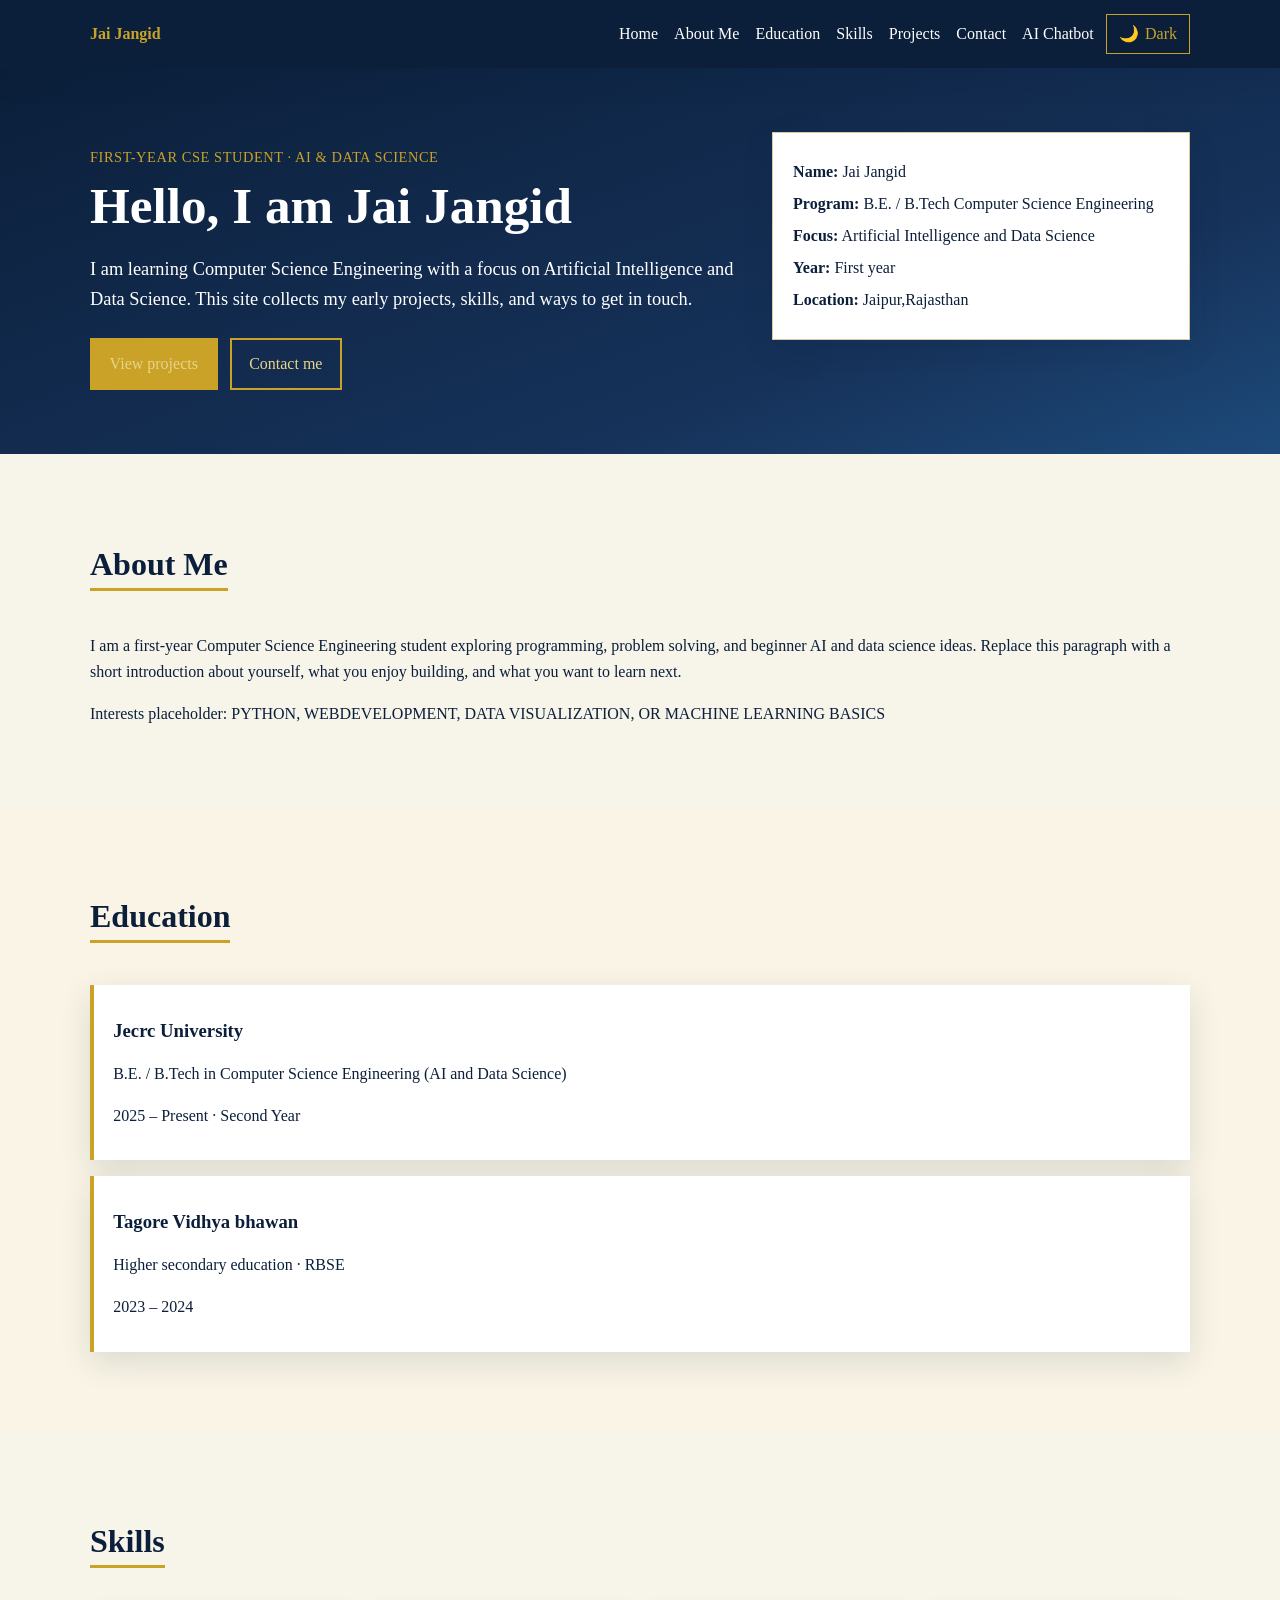
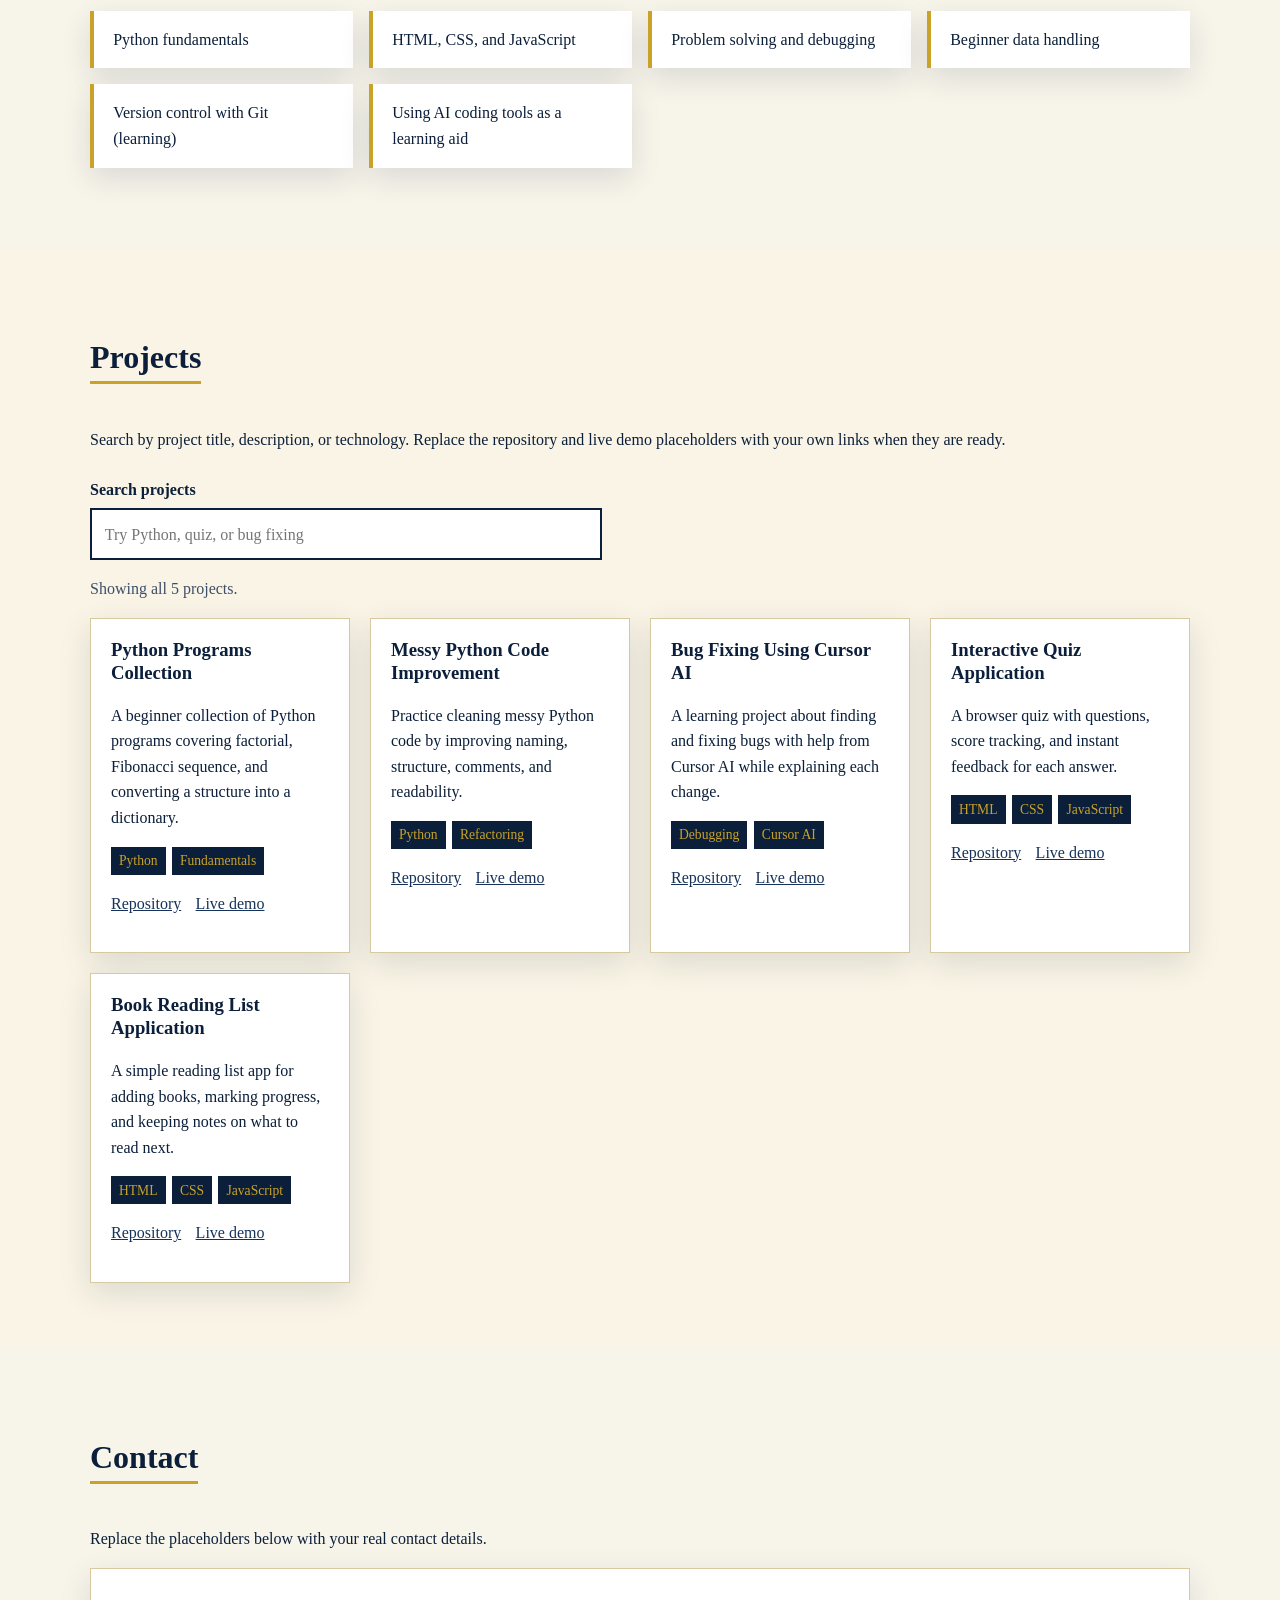
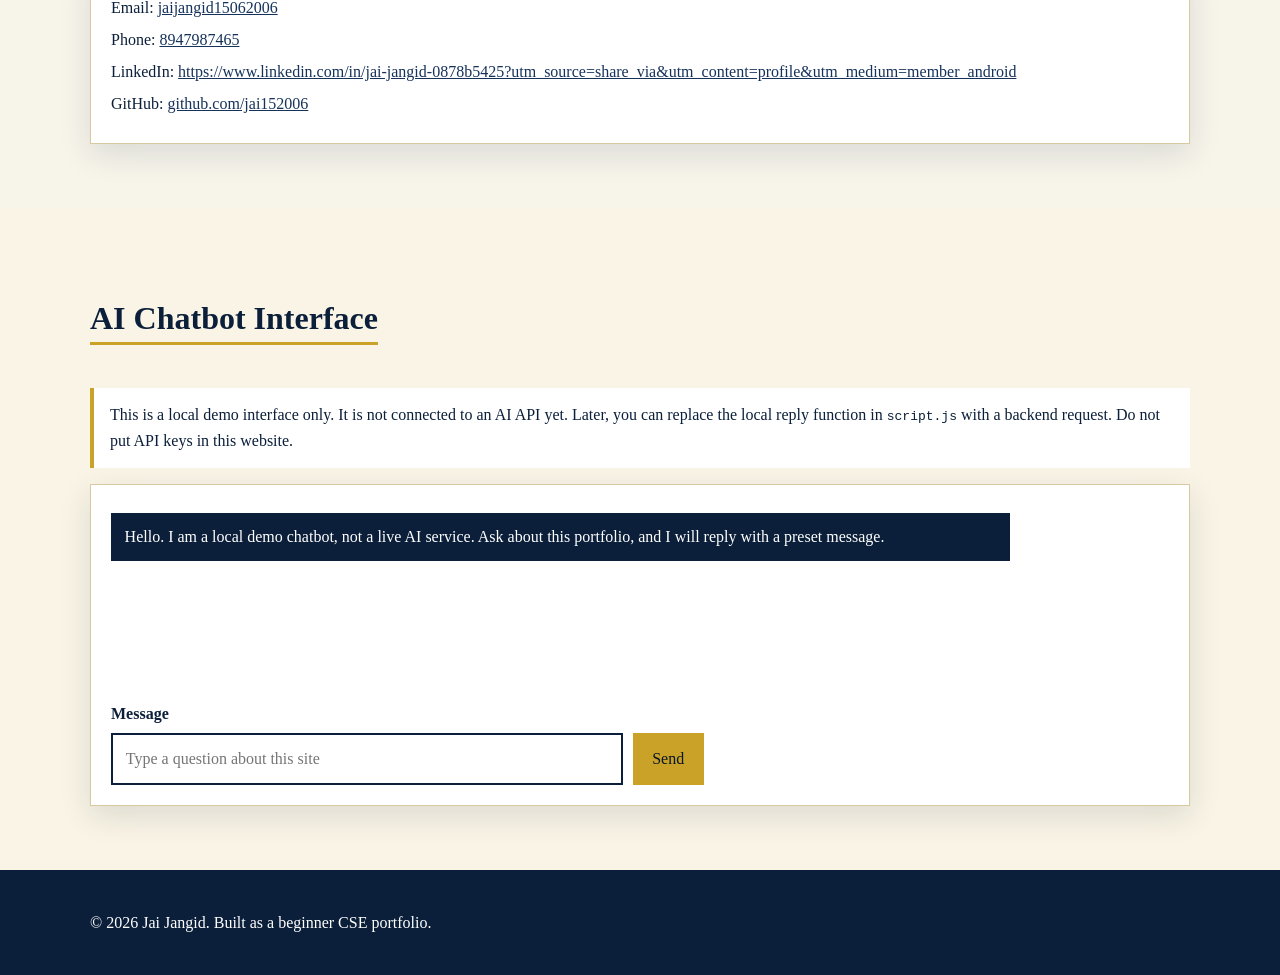
<file: index.html>
<!DOCTYPE html>
<html lang="en">
  <head>
    <meta charset="UTF-8" />
    <meta name="viewport" content="width=device-width, initial-scale=1.0" />
    <meta
      name="description"
      content="Personal portfolio of a first-year Computer Science Engineering student specializing in AI and Data Science."
    />
    <title>Jai Jangid | CSE Portfolio</title>
    <link rel="stylesheet" href="style.css" />
  </head>
  <body>
    <a class="skip-link" href="#main">Skip to main content</a>

    <header class="site-header">
      <div class="header-inner">
        <a class="logo" href="#home">Jai Jangid</a>

        <button
          id="nav-toggle"
          class="nav-toggle"
          type="button"
          aria-controls="primary-nav"
          aria-expanded="false"
          aria-label="Open menu"
          onclick="togglePrimaryNav()"
        >
          <span class="nav-toggle-bar" aria-hidden="true"></span>
          <span class="nav-toggle-bar" aria-hidden="true"></span>
          <span class="nav-toggle-bar" aria-hidden="true"></span>
        </button>

        <nav id="primary-nav" class="primary-nav" aria-label="Primary">
          <ul>
            <li><a href="#home">Home</a></li>
            <li><a href="#about">About Me</a></li>
            <li><a href="#education">Education</a></li>
            <li><a href="#skills">Skills</a></li>
            <li><a href="#projects">Projects</a></li>
            <li><a href="#contact">Contact</a></li>
            <li><a href="#chatbot">AI Chatbot</a></li>
          </ul>
        </nav>

        <button
          id="theme-toggle"
          class="theme-toggle"
          type="button"
          aria-pressed="false"
          aria-label="Switch to dark mode"
        >
          <span class="theme-toggle-icon" aria-hidden="true">🌙</span>
          <span class="theme-toggle-text">Dark</span>
        </button>
      </div>
    </header>

    <main id="main">
      <section id="home" class="hero" aria-labelledby="home-heading">
        <div class="container hero-grid">
          <div>
            <p class="eyebrow">First-Year CSE Student · AI &amp; Data Science</p>
            <h1 id="home-heading">Hello, I am Jai Jangid</h1>
            <p class="lead">
              I am learning Computer Science Engineering with a focus on Artificial
              Intelligence and Data Science. This site collects my early projects,
              skills, and ways to get in touch.
            </p>
            <div class="hero-actions">
              <a class="button button-primary" href="#projects">View projects</a>
              <a class="button button-secondary" href="#contact">Contact me</a>
            </div>
          </div>
          <aside class="hero-card" aria-label="Quick profile">
            <p><strong>Name:</strong> Jai Jangid</p>
            <p><strong>Program:</strong> B.E. / B.Tech Computer Science Engineering</p>
            <p><strong>Focus:</strong> Artificial Intelligence and Data Science</p>
            <p><strong>Year:</strong> First year</p>
            <p><strong>Location:</strong> Jaipur,Rajasthan</p>
          </aside>
        </div>
      </section>

      <section id="about" class="section" aria-labelledby="about-heading">
        <div class="container">
          <h2 id="about-heading">About Me</h2>
          <p>
            I am a first-year Computer Science Engineering student exploring
            programming, problem solving, and beginner AI and data science ideas.
            Replace this paragraph with a short introduction about yourself,
            what you enjoy building, and what you want to learn next.
          </p>
          <p>
            Interests placeholder: PYTHON, WEBDEVELOPMENT, DATA VISUALIZATION, OR MACHINE LEARNING BASICS
          </p>
        </div>
      </section>

      <section id="education" class="section section-alt" aria-labelledby="education-heading">
        <div class="container">
          <h2 id="education-heading">Education</h2>
          <ul class="timeline">
            <li>
              <h3>Jecrc University</h3>
              <p>B.E. / B.Tech in Computer Science Engineering (AI and Data Science)</p>
              <p><time datetime="2026">2025</time> – Present · Second Year</p>
            </li>
            <li>
              <h3>Tagore Vidhya bhawan</h3>
              <p>Higher secondary education · RBSE</p>
              <p><time datetime="2024">2023</time> – <time datetime="2026">2024</time></p>
            </li>
          </ul>
        </div>
      </section>

      <section id="skills" class="section" aria-labelledby="skills-heading">
        <div class="container">
          <h2 id="skills-heading">Skills</h2>
          <ul class="skill-list">
            <li>Python fundamentals</li>
            <li>HTML, CSS, and JavaScript</li>
            <li>Problem solving and debugging</li>
            <li>Beginner data handling</li>
            <li>Version control with Git (learning)</li>
            <li>Using AI coding tools as a learning aid</li>
          </ul>
        </div>
      </section>

      <section id="projects" class="section section-alt" aria-labelledby="projects-heading">
        <div class="container">
          <h2 id="projects-heading">Projects</h2>
          <p>
            Search by project title, description, or technology. Replace the
            repository and live demo placeholders with your own links when they
            are ready.
          </p>

          <div class="search-bar">
            <label for="project-search">Search projects</label>
            <input
              id="project-search"
              type="search"
              name="project-search"
              placeholder="Try Python, quiz, or bug fixing"
              autocomplete="off"
            />
          </div>

          <p id="search-status" class="search-status" role="status" aria-live="polite"></p>

          <div id="project-grid" class="project-grid">
            <article class="project-card" data-title="Python Programs Collection" data-description="A beginner collection of Python programs covering factorial, Fibonacci sequence, and converting a structure into a dictionary." data-tech="python factorial fibonacci dictionary data structures">
              <h3>Python Programs Collection</h3>
              <p>
                A beginner collection of Python programs covering factorial,
                Fibonacci sequence, and converting a structure into a dictionary.
              </p>
              <p class="tech"><span>Python</span><span>Fundamentals</span></p>
              <p class="project-links">
                <a href="https://github.com/jai152006/Python_Program">Repository</a>
                <a href="[ADD YOUR LIVE APP URL]">Live demo</a>
              </p>
            </article>

            <article class="project-card" data-title="Messy Python Code Improvement" data-description="Practice cleaning messy Python code by improving naming, structure, comments, and readability." data-tech="python refactoring code quality readability">
              <h3>Messy Python Code Improvement</h3>
              <p>
                Practice cleaning messy Python code by improving naming,
                structure, comments, and readability.
              </p>
              <p class="tech"><span>Python</span><span>Refactoring</span></p>
              <p class="project-links">
                <a href="https://github.com/jai152006/Messy_Python">Repository</a>
                <a href="[ADD YOUR LIVE APP URL]">Live demo</a>
              </p>
            </article>

            <article class="project-card" data-title="Bug Fixing Using Cursor AI" data-description="A learning project about finding and fixing bugs with help from Cursor AI while explaining each change." data-tech="debugging cursor ai python javascript">
              <h3>Bug Fixing Using Cursor AI</h3>
              <p>
                A learning project about finding and fixing bugs with help from
                Cursor AI while explaining each change.
              </p>
              <p class="tech"><span>Debugging</span><span>Cursor AI</span></p>
              <p class="project-links">
                <a href="https://github.com/jai152006/Bug_Fixing">Repository</a>
                <a href="[ADD YOUR LIVE APP URL]">Live demo</a>
              </p>
            </article>

            <article class="project-card" data-title="Interactive Quiz Application" data-description="A browser quiz with questions, score tracking, and instant feedback for each answer." data-tech="html css javascript quiz frontend">
              <h3>Interactive Quiz Application</h3>
              <p>
                A browser quiz with questions, score tracking, and instant
                feedback for each answer.
              </p>
              <p class="tech"><span>HTML</span><span>CSS</span><span>JavaScript</span></p>
              <p class="project-links">
                <a href="https://github.com/jai152006/Quiz_application" target="_blank" rel="noopener noreferrer">Repository</a>
                <a href="[ADD YOUR LIVE APP URL]">Live demo</a>
              </p>
            </article>

            <article class="project-card" data-title="Book Reading List Application" data-description="A simple reading list app for adding books, marking progress, and keeping notes on what to read next." data-tech="html css javascript books reading list">
              <h3>Book Reading List Application</h3>
              <p>
                A simple reading list app for adding books, marking progress, and
                keeping notes on what to read next.
              </p>
              <p class="tech"><span>HTML</span><span>CSS</span><span>JavaScript</span></p>
              <p class="project-links">
                <a href="https://github.com/jai152006/Book_reading_list">Repository</a>
                <a href="[ADD YOUR LIVE APP URL]">Live demo</a>
              </p>
            </article>
          </div>

          <p id="no-results" class="empty-state" hidden>
            No projects match that search. Try another title, description word,
            or technology such as Python or JavaScript.
          </p>
        </div>
      </section>

      <section id="contact" class="section" aria-labelledby="contact-heading">
        <div class="container">
          <h2 id="contact-heading">Contact</h2>
          <p>Replace the placeholders below with your real contact details.</p>
          <address class="contact-card">
            <p>Email: <a href="mailto:[YOUR EMAIL ADDRESS]">jaijangid15062006</a></p>
            <p>Phone: <a href="tel:[YOUR PHONE NUMBER]">8947987465</a></p>
            <p>LinkedIn: <a href="[ADD YOUR LINKEDIN URL]">https://www.linkedin.com/in/jai-jangid-0878b5425?utm_source=share_via&utm_content=profile&utm_medium=member_android</a></p>
            <p>GitHub: <a href="https://github.com/jai152006" target="_blank" rel="noopener noreferrer">github.com/jai152006</a></p>
          </address>
        </div>
      </section>

      <section id="chatbot" class="section section-alt" aria-labelledby="chatbot-heading">
        <div class="container">
          <h2 id="chatbot-heading">AI Chatbot Interface</h2>
          <p class="chatbot-note">
            This is a local demo interface only. It is not connected to an AI
            API yet. Later, you can replace the local reply function in
            <code>script.js</code> with a backend request. Do not put API keys
            in this website.
          </p>

          <div class="chatbot" aria-label="Demo chatbot">
            <div id="chat-log" class="chat-log" role="log" aria-live="polite" aria-relevant="additions">
              <p class="chat-bubble bot">
                Hello. I am a local demo chatbot, not a live AI service. Ask
                about this portfolio, and I will reply with a preset message.
              </p>
            </div>
            <form id="chat-form" class="chat-form">
              <label for="chat-input">Message</label>
              <div class="chat-row">
                <input
                  id="chat-input"
                  type="text"
                  name="message"
                  autocomplete="off"
                  placeholder="Type a question about this site"
                />
                <button class="button button-primary" type="submit">Send</button>
              </div>
            </form>
          </div>
        </div>
      </section>
    </main>

    <footer class="site-footer">
      <div class="container">
        <p>&copy; <span id="year"></span> Jai Jangid. Built as a beginner CSE portfolio.</p>
      </div>
    </footer>

    <script src="script.js"></script>
  </body>
</html>
</file>
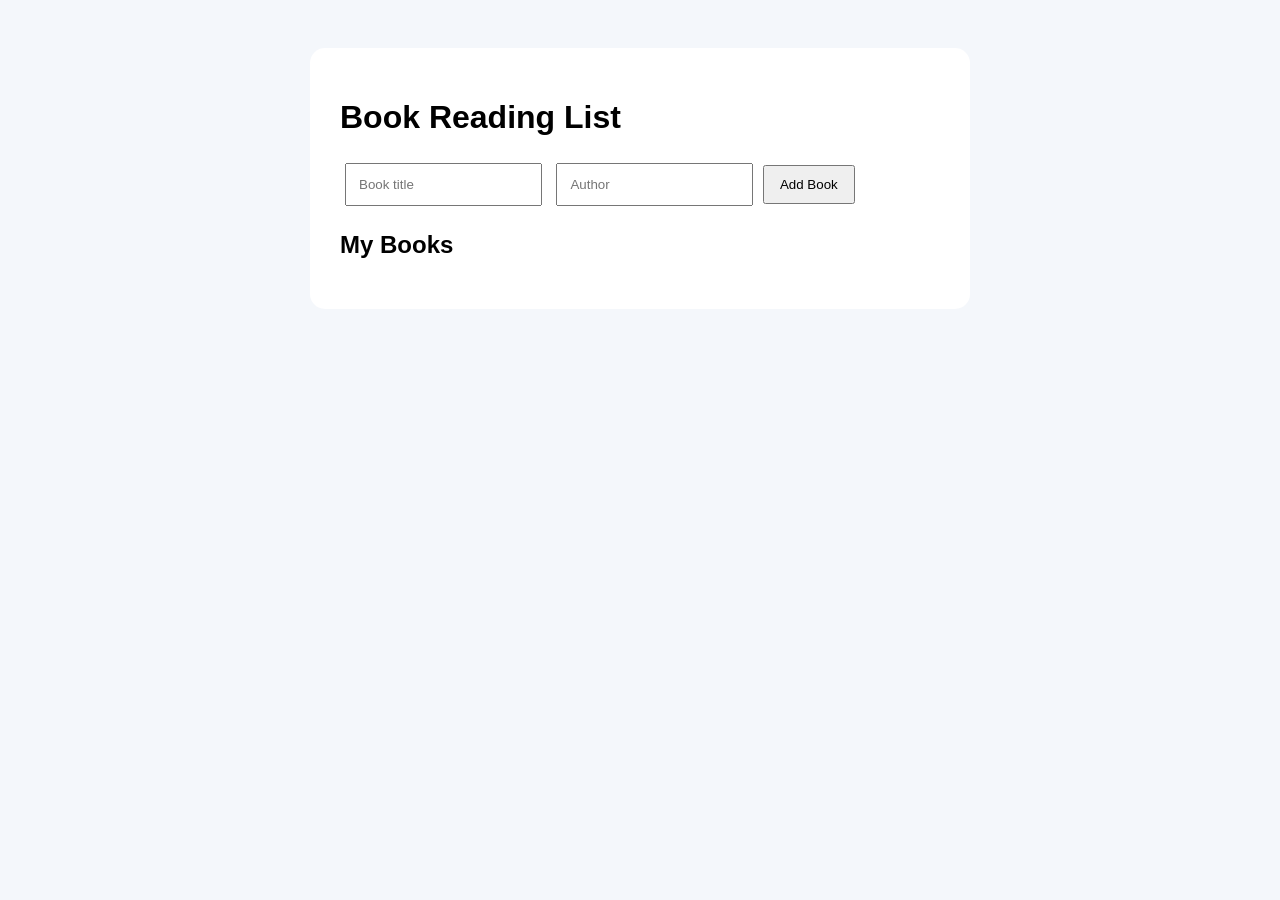
<file: Book Reading List/index.html>
<!DOCTYPE html>
<html>
<head>
    <title>Book Reading List</title>
    <link rel="stylesheet" href="style.css">
</head>

<body>

<div class="container">

    <h1>Book Reading List</h1>

    <input id="bookTitle" placeholder="Book title">

    <input id="author" placeholder="Author">

    <button onclick="addBook()">Add Book</button>

    <h2>My Books</h2>

    <ul id="bookList"></ul>

</div>

<script src="script.js"></script>

</body>
</html>
</file>
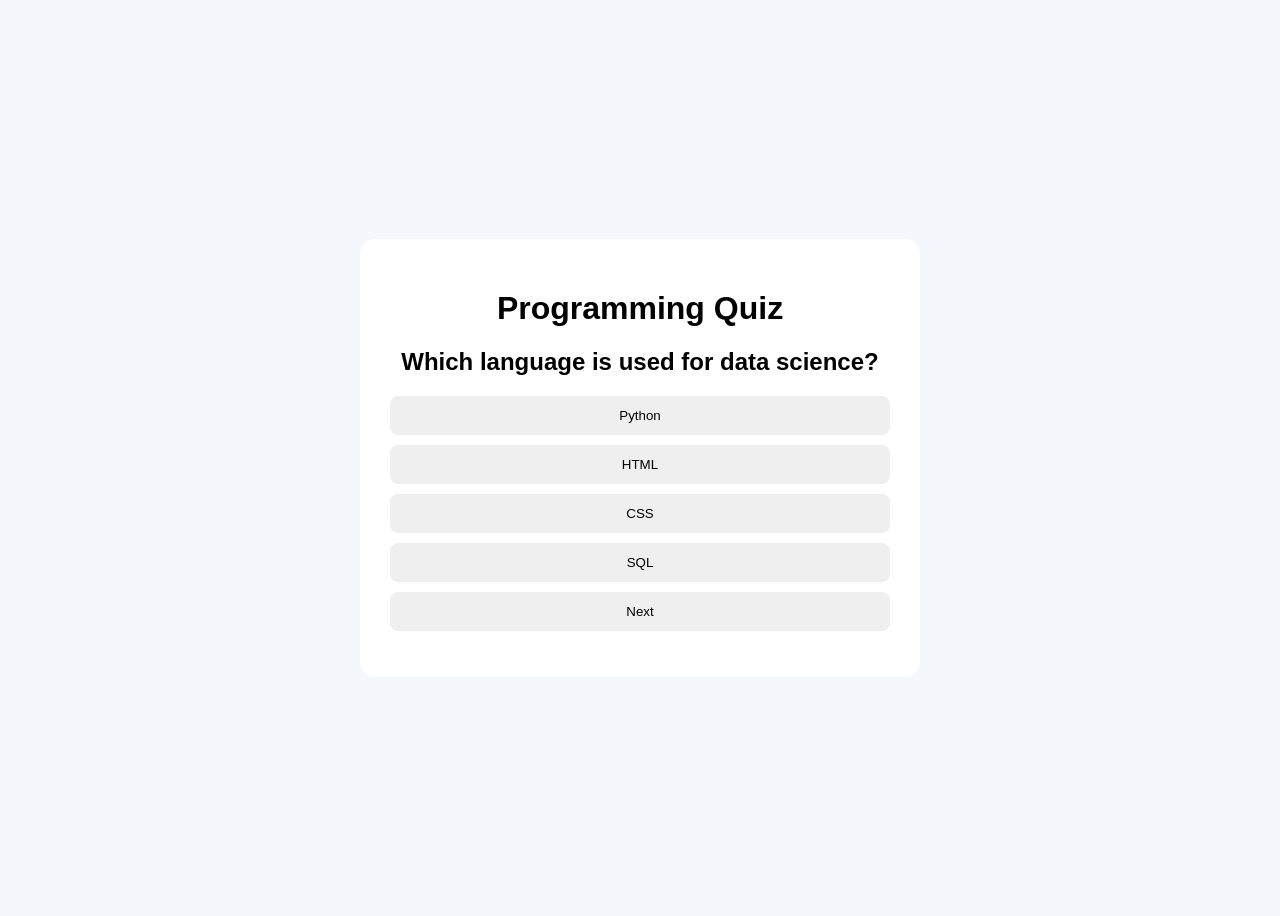
<file: Quiz application/index.html>
<!DOCTYPE html>
<html>
<head>
    <title>Programming Quiz</title>
    <link rel="stylesheet" href="style.css">
</head>

<body>

<div class="quiz-container">
    <h1>Programming Quiz</h1>

    <h2 id="question">Question</h2>

    <div id="options"></div>

    <button onclick="nextQuestion()">Next</button>

    <p id="score"></p>
</div>

<script src="script.js"></script>

</body>
</html>
</file>
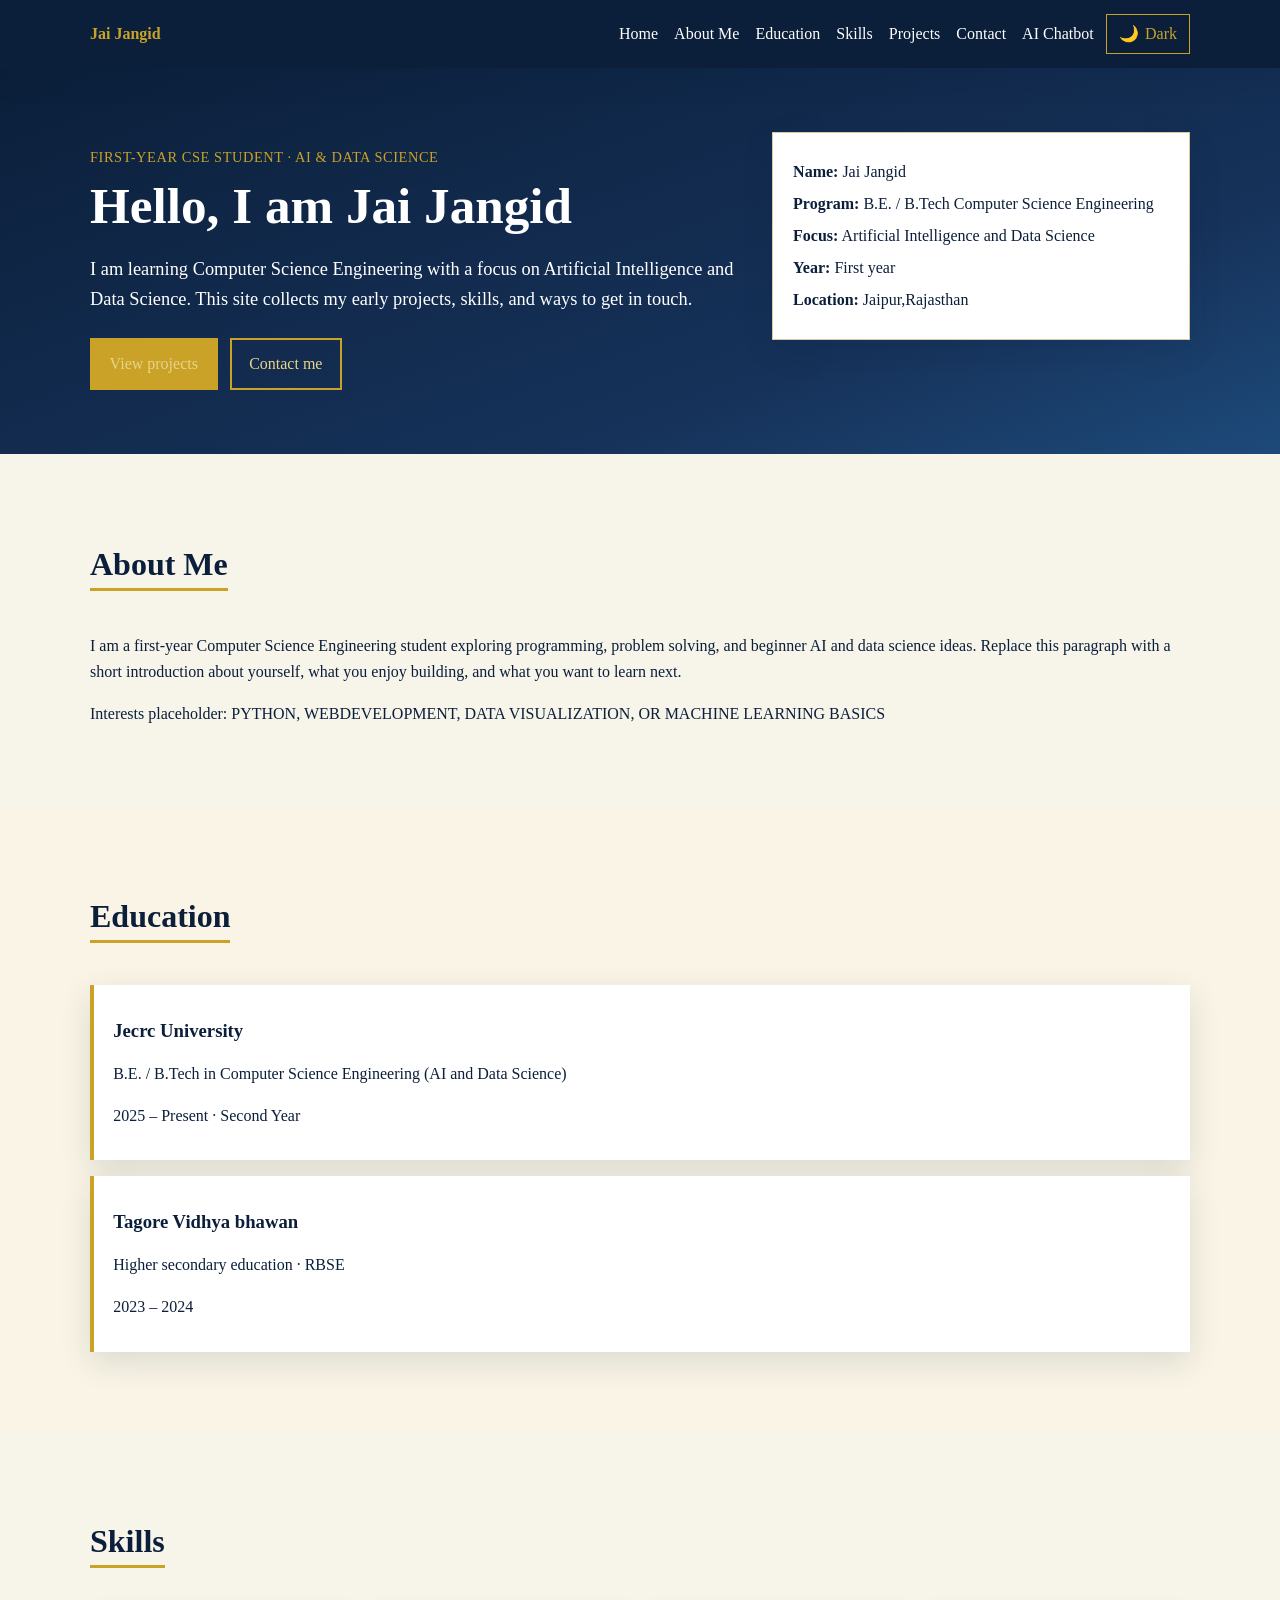
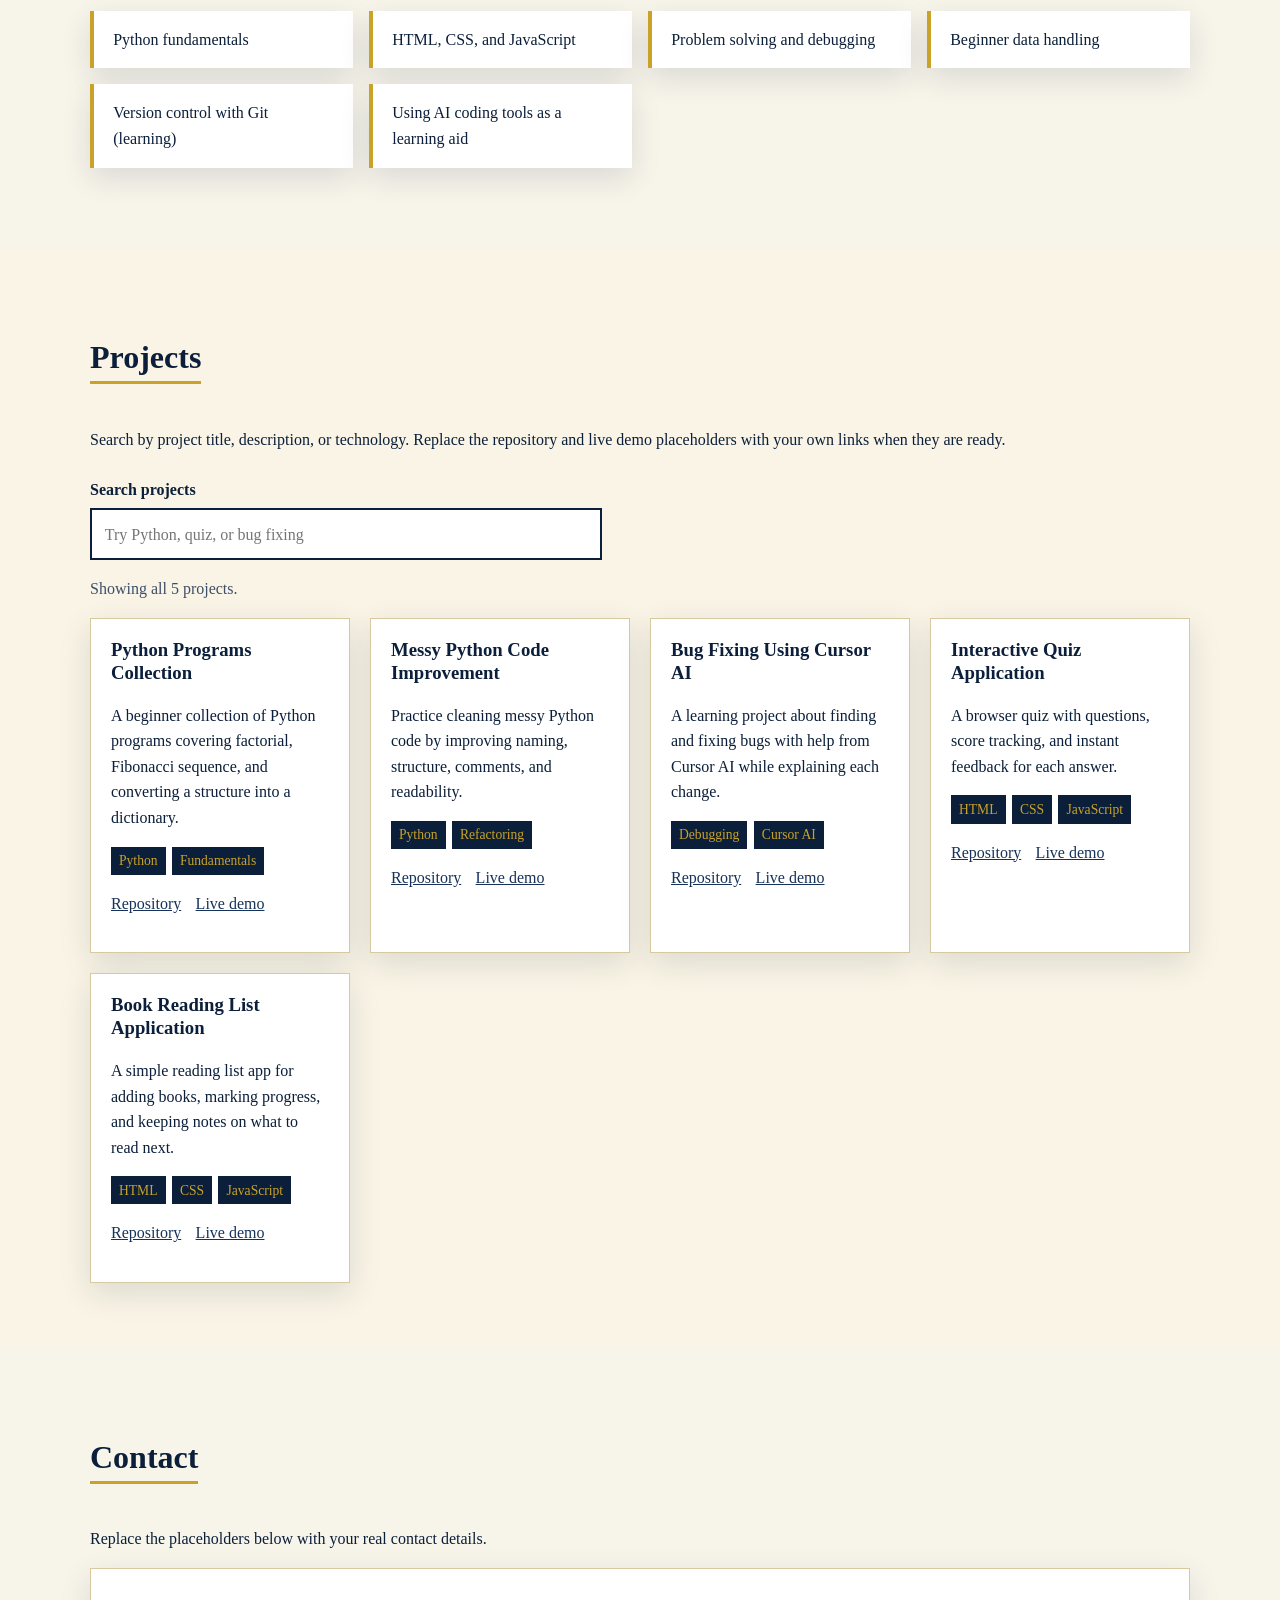
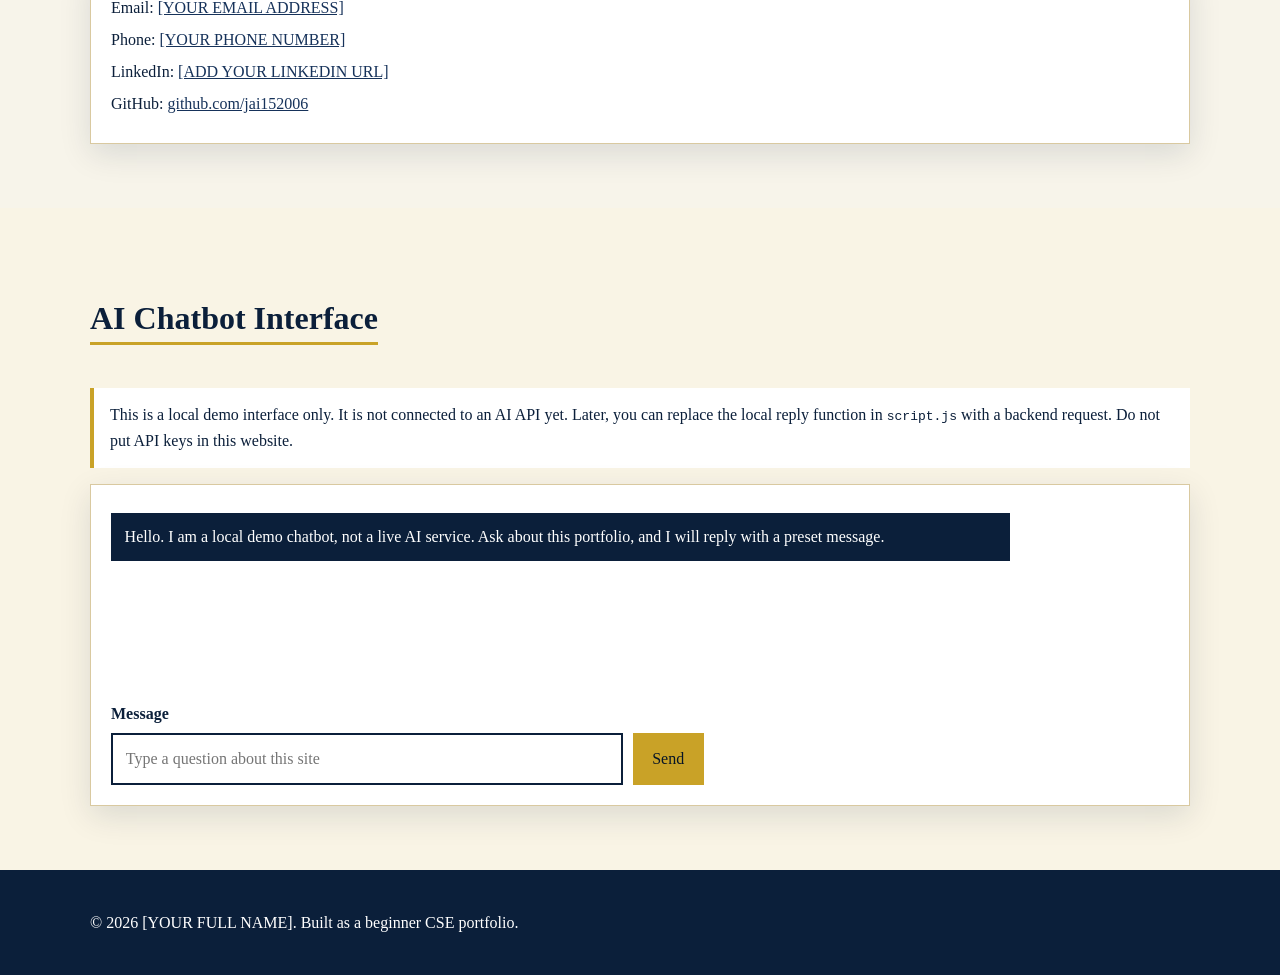
<file: index_updated.html>
<!DOCTYPE html>
<html lang="en">
  <head>
    <meta charset="UTF-8" />
    <meta name="viewport" content="width=device-width, initial-scale=1.0" />
    <meta
      name="description"
      content="Personal portfolio of a first-year Computer Science Engineering student specializing in AI and Data Science."
    />
    <title>Jai Jangid | CSE Portfolio</title>
    <link rel="stylesheet" href="style.css" />
  </head>
  <body>
    <a class="skip-link" href="#main">Skip to main content</a>

    <header class="site-header">
      <div class="header-inner">
        <a class="logo" href="#home">Jai Jangid</a>

        <button
          id="nav-toggle"
          class="nav-toggle"
          type="button"
          aria-controls="primary-nav"
          aria-expanded="false"
          aria-label="Open menu"
          onclick="togglePrimaryNav()"
        >
          <span class="nav-toggle-bar" aria-hidden="true"></span>
          <span class="nav-toggle-bar" aria-hidden="true"></span>
          <span class="nav-toggle-bar" aria-hidden="true"></span>
        </button>

        <nav id="primary-nav" class="primary-nav" aria-label="Primary">
          <ul>
            <li><a href="#home">Home</a></li>
            <li><a href="#about">About Me</a></li>
            <li><a href="#education">Education</a></li>
            <li><a href="#skills">Skills</a></li>
            <li><a href="#projects">Projects</a></li>
            <li><a href="#contact">Contact</a></li>
            <li><a href="#chatbot">AI Chatbot</a></li>
          </ul>
        </nav>

        <button
          id="theme-toggle"
          class="theme-toggle"
          type="button"
          aria-pressed="false"
          aria-label="Switch to dark mode"
        >
          <span class="theme-toggle-icon" aria-hidden="true">🌙</span>
          <span class="theme-toggle-text">Dark</span>
        </button>
      </div>
    </header>

    <main id="main">
      <section id="home" class="hero" aria-labelledby="home-heading">
        <div class="container hero-grid">
          <div>
            <p class="eyebrow">First-Year CSE Student · AI &amp; Data Science</p>
            <h1 id="home-heading">Hello, I am Jai Jangid</h1>
            <p class="lead">
              I am learning Computer Science Engineering with a focus on Artificial
              Intelligence and Data Science. This site collects my early projects,
              skills, and ways to get in touch.
            </p>
            <div class="hero-actions">
              <a class="button button-primary" href="#projects">View projects</a>
              <a class="button button-secondary" href="#contact">Contact me</a>
            </div>
          </div>
          <aside class="hero-card" aria-label="Quick profile">
            <p><strong>Name:</strong> Jai Jangid</p>
            <p><strong>Program:</strong> B.E. / B.Tech Computer Science Engineering</p>
            <p><strong>Focus:</strong> Artificial Intelligence and Data Science</p>
            <p><strong>Year:</strong> First year</p>
            <p><strong>Location:</strong> Jaipur,Rajasthan</p>
          </aside>
        </div>
      </section>

      <section id="about" class="section" aria-labelledby="about-heading">
        <div class="container">
          <h2 id="about-heading">About Me</h2>
          <p>
            I am a first-year Computer Science Engineering student exploring
            programming, problem solving, and beginner AI and data science ideas.
            Replace this paragraph with a short introduction about yourself,
            what you enjoy building, and what you want to learn next.
          </p>
          <p>
            Interests placeholder: PYTHON, WEBDEVELOPMENT, DATA VISUALIZATION, OR MACHINE LEARNING BASICS
          </p>
        </div>
      </section>

      <section id="education" class="section section-alt" aria-labelledby="education-heading">
        <div class="container">
          <h2 id="education-heading">Education</h2>
          <ul class="timeline">
            <li>
              <h3>Jecrc University</h3>
              <p>B.E. / B.Tech in Computer Science Engineering (AI and Data Science)</p>
              <p><time datetime="2026">2025</time> – Present · Second Year</p>
            </li>
            <li>
              <h3>Tagore Vidhya bhawan</h3>
              <p>Higher secondary education · RBSE</p>
              <p><time datetime="2024">2023</time> – <time datetime="2026">2024</time></p>
            </li>
          </ul>
        </div>
      </section>

      <section id="skills" class="section" aria-labelledby="skills-heading">
        <div class="container">
          <h2 id="skills-heading">Skills</h2>
          <ul class="skill-list">
            <li>Python fundamentals</li>
            <li>HTML, CSS, and JavaScript</li>
            <li>Problem solving and debugging</li>
            <li>Beginner data handling</li>
            <li>Version control with Git (learning)</li>
            <li>Using AI coding tools as a learning aid</li>
          </ul>
        </div>
      </section>

      <section id="projects" class="section section-alt" aria-labelledby="projects-heading">
        <div class="container">
          <h2 id="projects-heading">Projects</h2>
          <p>
            Search by project title, description, or technology. Replace the
            repository and live demo placeholders with your own links when they
            are ready.
          </p>

          <div class="search-bar">
            <label for="project-search">Search projects</label>
            <input
              id="project-search"
              type="search"
              name="project-search"
              placeholder="Try Python, quiz, or bug fixing"
              autocomplete="off"
            />
          </div>

          <p id="search-status" class="search-status" role="status" aria-live="polite"></p>

          <div id="project-grid" class="project-grid">
            <article class="project-card" data-title="Python Programs Collection" data-description="A beginner collection of Python programs covering factorial, Fibonacci sequence, and converting a structure into a dictionary." data-tech="python factorial fibonacci dictionary data structures">
              <h3>Python Programs Collection</h3>
              <p>
                A beginner collection of Python programs covering factorial,
                Fibonacci sequence, and converting a structure into a dictionary.
              </p>
              <p class="tech"><span>Python</span><span>Fundamentals</span></p>
              <p class="project-links">
                <a href="https://github.com/jai152006/Python_Program">Repository</a>
                <a href="[ADD YOUR LIVE APP URL]">Live demo</a>
              </p>
            </article>

            <article class="project-card" data-title="Messy Python Code Improvement" data-description="Practice cleaning messy Python code by improving naming, structure, comments, and readability." data-tech="python refactoring code quality readability">
              <h3>Messy Python Code Improvement</h3>
              <p>
                Practice cleaning messy Python code by improving naming,
                structure, comments, and readability.
              </p>
              <p class="tech"><span>Python</span><span>Refactoring</span></p>
              <p class="project-links">
                <a href="https://github.com/jai152006/Messy_Python">Repository</a>
                <a href="[ADD YOUR LIVE APP URL]">Live demo</a>
              </p>
            </article>

            <article class="project-card" data-title="Bug Fixing Using Cursor AI" data-description="A learning project about finding and fixing bugs with help from Cursor AI while explaining each change." data-tech="debugging cursor ai python javascript">
              <h3>Bug Fixing Using Cursor AI</h3>
              <p>
                A learning project about finding and fixing bugs with help from
                Cursor AI while explaining each change.
              </p>
              <p class="tech"><span>Debugging</span><span>Cursor AI</span></p>
              <p class="project-links">
                <a href="https://github.com/jai152006/Bug_Fixing">Repository</a>
                <a href="[ADD YOUR LIVE APP URL]">Live demo</a>
              </p>
            </article>

            <article class="project-card" data-title="Interactive Quiz Application" data-description="A browser quiz with questions, score tracking, and instant feedback for each answer." data-tech="html css javascript quiz frontend">
              <h3>Interactive Quiz Application</h3>
              <p>
                A browser quiz with questions, score tracking, and instant
                feedback for each answer.
              </p>
              <p class="tech"><span>HTML</span><span>CSS</span><span>JavaScript</span></p>
              <p class="project-links">
                <a href="https://github.com/jai152006/Quiz_application" target="_blank" rel="noopener noreferrer">Repository</a>
                <a href="[ADD YOUR LIVE APP URL]">Live demo</a>
              </p>
            </article>

            <article class="project-card" data-title="Book Reading List Application" data-description="A simple reading list app for adding books, marking progress, and keeping notes on what to read next." data-tech="html css javascript books reading list">
              <h3>Book Reading List Application</h3>
              <p>
                A simple reading list app for adding books, marking progress, and
                keeping notes on what to read next.
              </p>
              <p class="tech"><span>HTML</span><span>CSS</span><span>JavaScript</span></p>
              <p class="project-links">
                <a href="https://github.com/jai152006/Book_reading_list">Repository</a>
                <a href="[ADD YOUR LIVE APP URL]">Live demo</a>
              </p>
            </article>
          </div>

          <p id="no-results" class="empty-state" hidden>
            No projects match that search. Try another title, description word,
            or technology such as Python or JavaScript.
          </p>
        </div>
      </section>

      <section id="contact" class="section" aria-labelledby="contact-heading">
        <div class="container">
          <h2 id="contact-heading">Contact</h2>
          <p>Replace the placeholders below with your real contact details.</p>
          <address class="contact-card">
            <p>Email: <a href="mailto:[YOUR EMAIL ADDRESS]">[YOUR EMAIL ADDRESS]</a></p>
            <p>Phone: <a href="tel:[YOUR PHONE NUMBER]">[YOUR PHONE NUMBER]</a></p>
            <p>LinkedIn: <a href="[ADD YOUR LINKEDIN URL]">[ADD YOUR LINKEDIN URL]</a></p>
            <p>GitHub: <a href="https://github.com/jai152006" target="_blank" rel="noopener noreferrer">github.com/jai152006</a></p>
          </address>
        </div>
      </section>

      <section id="chatbot" class="section section-alt" aria-labelledby="chatbot-heading">
        <div class="container">
          <h2 id="chatbot-heading">AI Chatbot Interface</h2>
          <p class="chatbot-note">
            This is a local demo interface only. It is not connected to an AI
            API yet. Later, you can replace the local reply function in
            <code>script.js</code> with a backend request. Do not put API keys
            in this website.
          </p>

          <div class="chatbot" aria-label="Demo chatbot">
            <div id="chat-log" class="chat-log" role="log" aria-live="polite" aria-relevant="additions">
              <p class="chat-bubble bot">
                Hello. I am a local demo chatbot, not a live AI service. Ask
                about this portfolio, and I will reply with a preset message.
              </p>
            </div>
            <form id="chat-form" class="chat-form">
              <label for="chat-input">Message</label>
              <div class="chat-row">
                <input
                  id="chat-input"
                  type="text"
                  name="message"
                  autocomplete="off"
                  placeholder="Type a question about this site"
                />
                <button class="button button-primary" type="submit">Send</button>
              </div>
            </form>
          </div>
        </div>
      </section>
    </main>

    <footer class="site-footer">
      <div class="container">
        <p>&copy; <span id="year"></span> [YOUR FULL NAME]. Built as a beginner CSE portfolio.</p>
      </div>
    </footer>

    <script src="script.js"></script>
  </body>
</html>
</file>
<file: style.css>
:root {
  --navy: #0b1f3a;
  --navy-deep: #071526;
  --navy-soft: #16325a;
  --gold: #c9a227;
  --gold-soft: #e8d48b;
  --white: #ffffff;
  --bg: #f7f4ea;
  --surface: #ffffff;
  --text: #0b1f3a;
  --muted: #3d4f68;
  --border: #d9c9a0;
  --shadow: 0 10px 30px rgba(11, 31, 58, 0.12);
  --focus: #c9a227;
}

html[data-theme="dark"] {
  --bg: #071526;
  --surface: #0f2747;
  --text: #f7f4ea;
  --muted: #c9d4e3;
  --border: #2c4a72;
  --shadow: 0 10px 30px rgba(0, 0, 0, 0.35);
}

*,
*::before,
*::after {
  box-sizing: border-box;
}

html {
  scroll-behavior: smooth;
}

body {
  margin: 0;
  font-family: Georgia, "Times New Roman", serif;
  background: var(--bg);
  color: var(--text);
  line-height: 1.6;
}

img {
  max-width: 100%;
}

a {
  color: var(--navy-soft);
}

html[data-theme="dark"] a {
  color: var(--gold-soft);
}

a:hover {
  color: var(--gold);
}

:focus-visible {
  outline: 3px solid var(--focus);
  outline-offset: 3px;
}

.skip-link {
  position: absolute;
  left: 0.75rem;
  top: -4rem;
  background: var(--gold);
  color: var(--navy-deep);
  padding: 0.6rem 0.9rem;
  z-index: 1000;
  font-weight: 700;
}

.skip-link:focus {
  top: 0.75rem;
}

.container {
  width: min(1100px, 92%);
  margin: 0 auto;
}

.site-header {
  position: sticky;
  top: 0;
  z-index: 20;
  background: var(--navy);
  color: var(--white);
  box-shadow: var(--shadow);
}

.header-inner {
  width: min(1100px, 92%);
  margin: 0 auto;
  display: flex;
  flex-wrap: wrap;
  align-items: center;
  gap: 0.75rem;
  padding: 0.85rem 0;
}

.logo {
  margin-right: auto;
  color: var(--gold);
  text-decoration: none;
  font-weight: 700;
}

.primary-nav {
  order: 4;
}

.logo:hover,
.primary-nav a:hover {
  color: var(--gold-soft);
}

.primary-nav ul {
  display: flex;
  flex-wrap: wrap;
  gap: 0.35rem 1rem;
  list-style: none;
  margin: 0;
  padding: 0;
}

.primary-nav a {
  color: var(--white);
  text-decoration: none;
  padding: 0.35rem 0;
}

.nav-toggle {
  display: none;
  flex-direction: column;
  justify-content: center;
  gap: 0.25rem;
  width: 2.6rem;
  height: 2.6rem;
  border: 1px solid var(--gold);
  background: transparent;
  cursor: pointer;
}

.nav-toggle-bar {
  display: block;
  height: 2px;
  width: 1.2rem;
  margin: 0 auto;
  background: var(--gold);
  pointer-events: none;
}

.theme-toggle {
  display: inline-flex;
  align-items: center;
  gap: 0.4rem;
  order: 3;
  border: 1px solid var(--gold);
  background: transparent;
  color: var(--gold);
  padding: 0.4rem 0.75rem;
  cursor: pointer;
  font: inherit;
}

.hero,
.section {
  padding: 4rem 0;
}

.hero {
  background:
    linear-gradient(160deg, var(--navy) 0%, var(--navy-soft) 70%, #1d4a7a 100%);
  color: var(--white);
}

.hero a {
  color: var(--gold-soft);
}

.hero-grid {
  display: grid;
  grid-template-columns: 1.4fr 0.9fr;
  gap: 2rem;
  align-items: start;
}

.eyebrow {
  color: var(--gold);
  letter-spacing: 0.04em;
  text-transform: uppercase;
  font-size: 0.9rem;
  margin-bottom: 0.4rem;
}

h1,
h2,
h3 {
  font-weight: 700;
  line-height: 1.2;
}

h1 {
  font-size: clamp(2rem, 4vw, 3.2rem);
  margin: 0 0 1rem;
}

h2 {
  font-size: 2rem;
  color: var(--navy);
  border-bottom: 3px solid var(--gold);
  display: inline-block;
  padding-bottom: 0.3rem;
}

html[data-theme="dark"] h2 {
  color: var(--gold-soft);
}

.lead {
  font-size: 1.15rem;
  max-width: 42rem;
}

.hero-actions {
  display: flex;
  flex-wrap: wrap;
  gap: 0.75rem;
  margin-top: 1.5rem;
}

.button {
  display: inline-block;
  text-decoration: none;
  padding: 0.7rem 1.1rem;
  border: 2px solid transparent;
  cursor: pointer;
  font: inherit;
}

.button-primary {
  background: var(--gold);
  color: var(--navy-deep);
  border-color: var(--gold);
}

.button-primary:hover {
  background: var(--gold-soft);
  color: var(--navy-deep);
}

.button-secondary {
  background: transparent;
  color: var(--white);
  border-color: var(--gold);
}

.hero-card,
.contact-card,
.project-card,
.chatbot {
  background: var(--surface);
  color: var(--text);
  border: 1px solid var(--border);
  box-shadow: var(--shadow);
  padding: 1.25rem;
}

.hero-card p,
.contact-card p {
  margin: 0.4rem 0;
}

.section-alt {
  background: color-mix(in srgb, var(--surface) 88%, var(--gold) 12%);
}

.timeline,
.skill-list {
  list-style: none;
  padding: 0;
}

.timeline li,
.skill-list li {
  background: var(--surface);
  border-left: 4px solid var(--gold);
  padding: 1rem 1.2rem;
  margin-bottom: 1rem;
  box-shadow: var(--shadow);
}

.skill-list {
  display: grid;
  grid-template-columns: repeat(auto-fit, minmax(220px, 1fr));
  gap: 1rem;
}

.skill-list li {
  margin: 0;
}

.search-bar {
  margin: 1.5rem 0 1rem;
}

.search-bar label,
.chat-form label {
  display: block;
  font-weight: 700;
  margin-bottom: 0.4rem;
}

#project-search,
#chat-input {
  width: 100%;
  max-width: 32rem;
  padding: 0.7rem 0.8rem;
  border: 2px solid var(--navy);
  background: var(--white);
  color: var(--navy);
  font: inherit;
}

html[data-theme="dark"] #project-search,
html[data-theme="dark"] #chat-input {
  background: var(--navy-deep);
  color: var(--white);
  border-color: var(--gold);
}

.search-status {
  min-height: 1.5rem;
  color: var(--muted);
}

.project-grid {
  display: grid;
  grid-template-columns: repeat(auto-fit, minmax(250px, 1fr));
  gap: 1.25rem;
}

.project-card h3 {
  margin-top: 0;
  color: var(--navy);
}

html[data-theme="dark"] .project-card h3 {
  color: var(--gold-soft);
}

.tech {
  display: flex;
  flex-wrap: wrap;
  gap: 0.4rem;
}

.tech span {
  background: var(--navy);
  color: var(--gold);
  padding: 0.2rem 0.5rem;
  font-size: 0.85rem;
}

.project-links {
  display: flex;
  flex-wrap: wrap;
  gap: 0.9rem;
}

.empty-state {
  padding: 1rem 1.1rem;
  border: 2px dashed var(--gold);
  background: var(--surface);
}

.contact-card {
  font-style: normal;
}

.chatbot-note {
  background: var(--surface);
  border-left: 4px solid var(--gold);
  padding: 0.9rem 1rem;
}

.chat-log {
  min-height: 180px;
  max-height: 280px;
  overflow-y: auto;
  margin-bottom: 1rem;
}

.chat-bubble {
  padding: 0.7rem 0.85rem;
  margin: 0.5rem 0;
  max-width: 85%;
}

.chat-bubble.bot {
  background: var(--navy);
  color: var(--white);
}

.chat-bubble.user {
  background: var(--gold);
  color: var(--navy-deep);
  margin-left: auto;
}

.chat-row {
  display: flex;
  flex-wrap: wrap;
  gap: 0.6rem;
}

.chat-row input {
  flex: 1 1 16rem;
}

.site-footer {
  background: var(--navy);
  color: var(--white);
  padding: 1.5rem 0;
}

@media (min-width: 801px) {
  .primary-nav {
    order: 2;
    width: auto;
  }

  .theme-toggle {
    order: 3;
  }
}

@media (max-width: 800px) {
  .hero-grid {
    grid-template-columns: 1fr;
  }

  .nav-toggle {
    display: flex;
    order: 2;
  }

  .primary-nav {
    display: none;
    width: 100%;
    order: 4;
  }

  .primary-nav.is-open {
    display: block;
  }

  .primary-nav ul {
    flex-direction: column;
    padding: 0.5rem 0 0.8rem;
  }

  .theme-toggle {
    order: 3;
  }
}

@media (prefers-reduced-motion: reduce) {
  html {
    scroll-behavior: auto;
  }
}
</file>
<file: Book Reading List/style.css>
body {
    font-family: Arial, sans-serif;
    background: #f4f7fb;
    padding: 40px;
}

.container {
    max-width: 600px;
    margin: auto;
    background: white;
    padding: 30px;
    border-radius: 15px;
}

input {
    padding: 12px;
    margin: 5px;
}

button {
    padding: 10px 15px;
    cursor: pointer;
}
</file>
<file: Quiz application/style.css>
body {
    font-family: Arial, sans-serif;
    background: #f4f7fb;
    display: flex;
    justify-content: center;
    align-items: center;
    min-height: 100vh;
}

.quiz-container {
    background: white;
    padding: 30px;
    border-radius: 15px;
    width: 500px;
    text-align: center;
}

button {
    display: block;
    width: 100%;
    padding: 12px;
    margin: 10px 0;
    cursor: pointer;
    border: none;
    border-radius: 8px;
}
</file>
